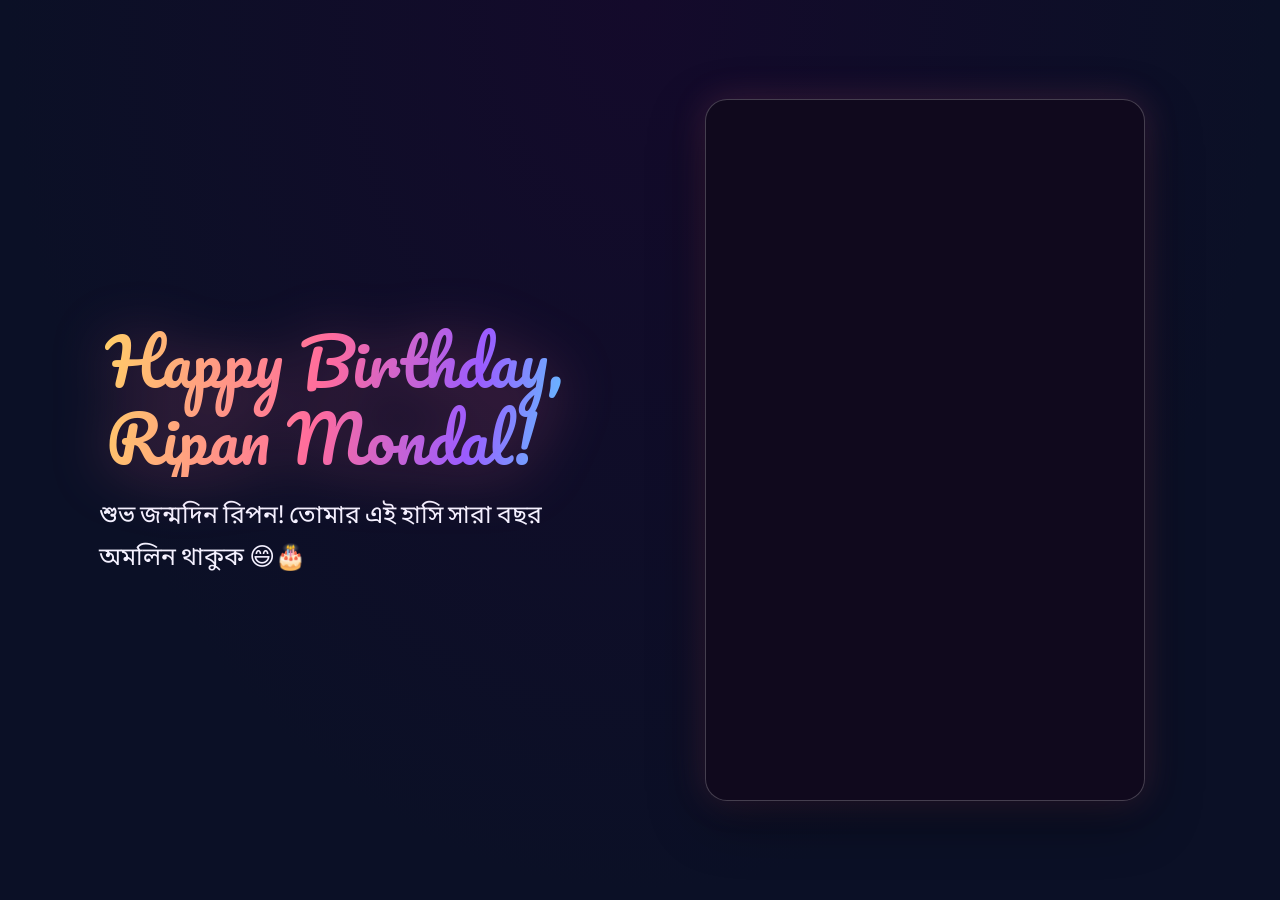
<file: index.html>
<!DOCTYPE html>
<html lang="en">
<head>
  <meta charset="UTF-8" />
  <meta name="viewport" content="width=device-width, initial-scale=1.0" />
  <title>🎉 Birthday Countdown</title>
  <meta name="description" content="Live birthday countdowns for our favourite people." />
  <meta property="og:title" content="🎉 Birthday Countdown" />
  <meta property="og:description" content="Live birthday countdowns for our favourite people." />
  <meta name="theme-color" content="#140a2b" />
  <link rel="icon" href="data:image/svg+xml,<svg xmlns='http://www.w3.org/2000/svg' viewBox='0 0 100 100'><text y='.9em' font-size='90'>🎂</text></svg>" />
  <link rel="preconnect" href="https://fonts.googleapis.com" />
  <link rel="preconnect" href="https://fonts.gstatic.com" crossorigin />
  <!-- Load the decorative fonts after first paint so a slow font request cannot block the page. -->
  <link href="https://fonts.googleapis.com/css2?family=Outfit:wght@300;400;500;600;700;800&family=Pacifico&family=Noto+Sans+Bengali:wght@400;600&display=swap" rel="stylesheet" media="print" onload="this.media='all'" />
  <noscript><link href="https://fonts.googleapis.com/css2?family=Outfit:wght@300;400;500;600;700;800&family=Pacifico&family=Noto+Sans+Bengali:wght@400;600&display=swap" rel="stylesheet" /></noscript>
  <link rel="stylesheet" href="assets/style.css" />
</head>
<body>
  <div class="bg">
    <div class="blob b1"></div>
    <div class="blob b2"></div>
    <div class="blob b3"></div>
    <div id="stars"></div>
    <div id="balloons"></div>
  </div>
  <canvas id="confetti"></canvas>

  <main>
    <header class="hero-head">
      <span class="badge">🎂 Birthday Calendar</span>
      <h1 id="title" title="Click me!">Happy Birthday</h1>
      <p id="subtitle" class="subtitle"></p>
    </header>

    <!-- Spotlight: today's birthday or the next one -->
    <section id="spotlight" class="spotlight glass" hidden></section>

    <section class="stats" id="stats"></section>

    <section class="toolbar">
      <div class="search">
        <svg viewBox="0 0 24 24" aria-hidden="true"><path d="M21 21l-4.3-4.3M10.5 18a7.5 7.5 0 1 1 0-15 7.5 7.5 0 0 1 0 15z" fill="none" stroke="currentColor" stroke-width="2" stroke-linecap="round"/></svg>
        <input id="search" type="search" placeholder="Search a name…" autocomplete="off" />
      </div>
      <div class="chips" id="filters">
        <button class="chip active" data-filter="all">All</button>
        <button class="chip" data-filter="month">This month</button>
        <button class="chip" data-filter="30">Next 30 days</button>
      </div>
    </section>

    <section id="grid" class="grid"></section>
    <p id="empty" class="empty" hidden>No birthdays match your search 🙈</p>
    <div id="loading" class="loading"><span></span><span></span><span></span></div>

    <footer>
      <p>Made with <span class="heart">❤</span> for friends &amp; family</p>
      <a class="admin-link" href="admin.html">🔐 Admin</a>
    </footer>
  </main>

  <!--
    Music is deliberately not downloaded while the page is loading. Browsers
    only permit playback after a gesture, so assets/app.js starts it on the
    first tap, click or key press and falls back if the URL fails.
  -->
  <audio id="lagu" src="assets/music/DEVIL.mp3" loop preload="none"></audio>

  <script src="assets/common.js"></script>
  <script src="assets/app.js"></script>
</body>
</html>
</file>
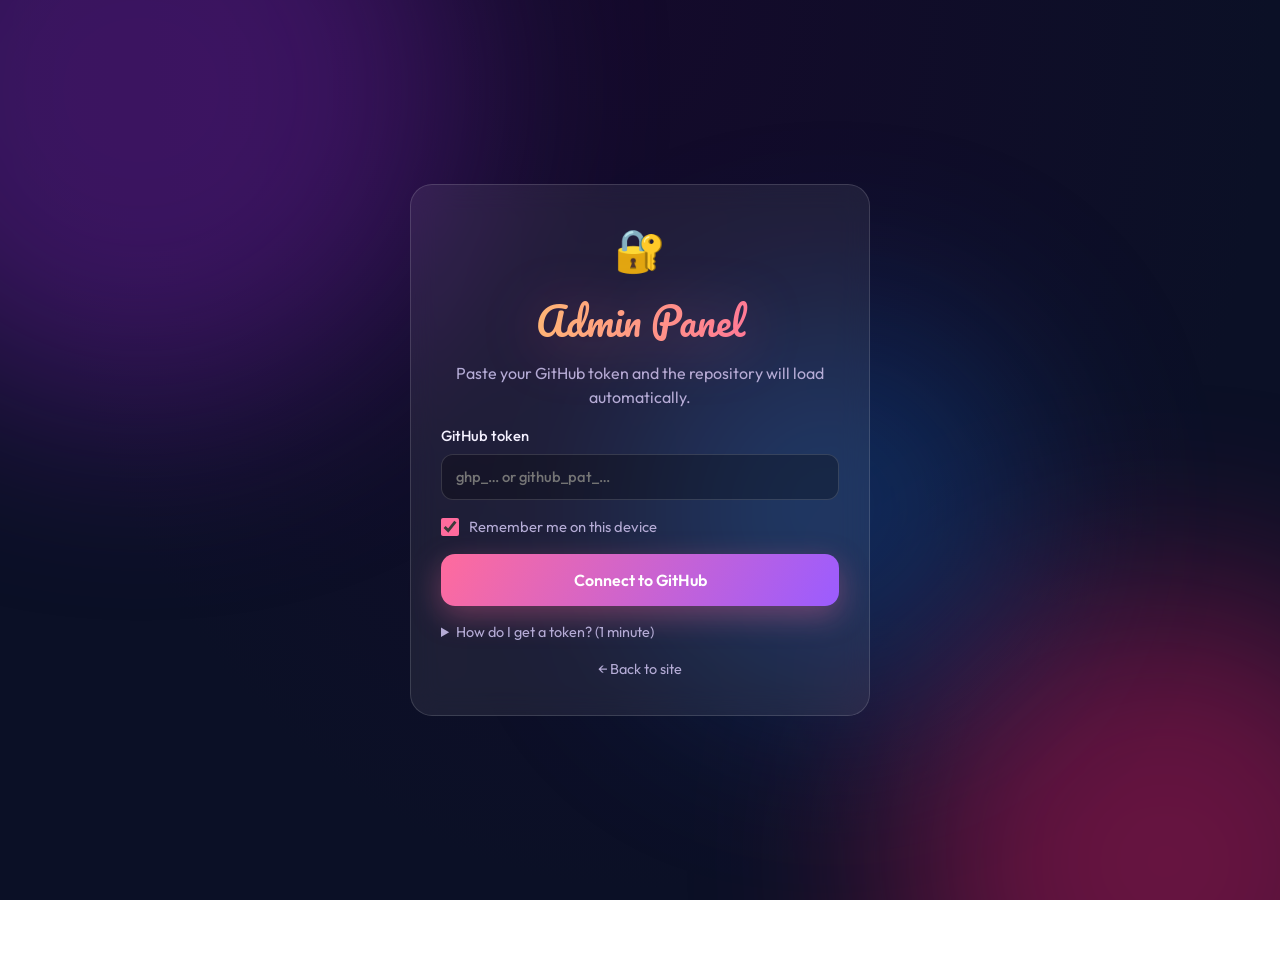
<file: admin.html>
<!DOCTYPE html>
<html lang="en">
<head>
  <meta charset="UTF-8" />
  <meta name="viewport" content="width=device-width, initial-scale=1.0" />
  <title>Admin · Birthday Countdown</title>
  <meta name="robots" content="noindex, nofollow" />
  <meta name="theme-color" content="#140a2b" />
  <link rel="icon" href="data:image/svg+xml,<svg xmlns='http://www.w3.org/2000/svg' viewBox='0 0 100 100'><text y='.9em' font-size='90'>🔐</text></svg>" />
  <link rel="preconnect" href="https://fonts.googleapis.com" />
  <link rel="preconnect" href="https://fonts.gstatic.com" crossorigin />
  <!-- Load the decorative fonts after first paint so a slow font request cannot block the panel. -->
  <link href="https://fonts.googleapis.com/css2?family=Outfit:wght@300;400;500;600;700;800&family=Pacifico&family=Noto+Sans+Bengali:wght@400;600&display=swap" rel="stylesheet" media="print" onload="this.media='all'" />
  <noscript><link href="https://fonts.googleapis.com/css2?family=Outfit:wght@300;400;500;600;700;800&family=Pacifico&family=Noto+Sans+Bengali:wght@400;600&display=swap" rel="stylesheet" /></noscript>
  <link rel="stylesheet" href="assets/style.css" />
  <link rel="stylesheet" href="assets/admin.css" />
</head>
<body>
  <div class="bg"><div class="blob b1"></div><div class="blob b2"></div><div class="blob b3"></div></div>

  <!-- ============ LOGIN ============ -->
  <section id="login" class="login-wrap">
    <form id="loginForm" class="login glass" autocomplete="off">
      <div class="lock">🔐</div>
      <h1 class="admin-title">Admin Panel</h1>
      <p class="muted center">Paste your GitHub token and the repository will load automatically.</p>

      <label>GitHub token
        <input id="token" type="password" required placeholder="ghp_… or github_pat_…" autocomplete="new-password" spellcheck="false" />
      </label>

      <label class="check"><input id="remember" type="checkbox" checked /> Remember me on this device</label>

      <button class="btn full" type="submit" id="loginBtn">Connect to GitHub</button>
      <p id="loginErr" class="err" hidden></p>

      <details class="help">
        <summary>How do I get a token? (1 minute)</summary>
        <ol>
          <li>Open <a href="https://github.com/settings/personal-access-tokens/new" target="_blank" rel="noopener">GitHub → Fine-grained tokens → Generate new token</a>.</li>
          <li>Name it e.g. <em>birthday-admin</em> and pick an expiration.</li>
          <li><b>Repository access</b> → <em>Only select repositories</em> → choose <b id="repoHint">this repo</b>.</li>
          <li><b>Permissions → Repository permissions → Contents</b> → <em>Read and write</em>.</li>
          <li>Click <b>Generate token</b>, copy it and paste it above.</li>
        </ol>
        <p class="muted small"><code>ghp_…</code> classic tokens also work when they have the <code>repo</code> scope. Your token is only stored in this browser and is only ever sent to <code>api.github.com</code>.</p>
      </details>
      <a class="back" href="./">← Back to site</a>
    </form>
  </section>

  <!-- ============ DASHBOARD ============ -->
  <section id="app" class="app" hidden>
    <header class="topbar glass">
      <div class="brand">
        <span class="logo">🎂</span>
        <div>
          <b>Birthday Admin</b>
          <a id="repoLink" class="muted small" target="_blank" rel="noopener"></a>
        </div>
      </div>
      <div class="top-actions">
        <span id="dirty" class="pill" hidden>● Unsaved changes</span>
        <button id="discardBtn" class="btn ghost sm" hidden>Discard</button>
        <button id="saveBtn" class="btn sm" disabled>☁️ Save to GitHub</button>
        <a class="btn ghost sm" href="./" target="_blank" rel="noopener">View site ↗</a>
        <button id="logoutBtn" class="btn ghost sm" title="Log out">⎋</button>
      </div>
    </header>

    <nav class="tabs">
      <button class="tab active" data-tab="people">👥 People <span id="countBadge" class="count-badge">0</span></button>
      <button class="tab" data-tab="settings">⚙️ Site settings</button>
      <button class="tab" data-tab="tools">📦 Import / Export</button>
    </nav>

    <!-- People -->
    <div class="panel" data-panel="people">
      <div class="toolbar">
        <div class="search">
          <svg viewBox="0 0 24 24" aria-hidden="true"><path d="M21 21l-4.3-4.3M10.5 18a7.5 7.5 0 1 1 0-15 7.5 7.5 0 0 1 0 15z" fill="none" stroke="currentColor" stroke-width="2" stroke-linecap="round"/></svg>
          <input id="q" type="search" placeholder="Search…" autocomplete="off" />
        </div>
        <select id="sort" class="select">
          <option value="next">Sort: Next birthday</option>
          <option value="name">Sort: Name A–Z</option>
          <option value="date">Sort: Calendar (Jan → Dec)</option>
        </select>
        <button id="addBtn" class="btn">＋ Add person</button>
      </div>
      <div id="list" class="list"></div>
      <p id="listEmpty" class="empty" hidden>No people yet. Click “Add person” to get started 🎈</p>
    </div>

    <!-- Settings -->
    <div class="panel glass pad" data-panel="settings" hidden>
      <form id="settingsForm" class="form">
        <label>Site title <input name="title" maxlength="60" placeholder="Happy Birthday" /></label>
        <label>Subtitle <input name="subtitle" maxlength="160" placeholder="A short line under the title" /></label>
        <label>Background music URL <span class="muted small">(optional — e.g. <code>music.mp3</code> uploaded to the repo)</span>
          <input name="music" placeholder="music.mp3 or https://…" />
        </label>
        <label>Timezone for Telegram reminders
          <input name="timezone" placeholder="Asia/Kolkata" />
        </label>
        <p class="muted small">Settings changes are staged like everything else — press <b>Save to GitHub</b> to publish.</p>
      </form>
    </div>

    <!-- Tools -->
    <div class="panel" data-panel="tools" hidden>
      <div class="tools">
        <div class="glass pad">
          <h3>📥 Bulk import</h3>
          <p class="muted small">Paste either JSON (<code>[{"name":"…","date":"YYYY-MM-DD"}]</code>) or the old text format:</p>
          <pre class="sample">Subir Gharami
27 10 2001
Priti Ghosh
15 12 2001</pre>
          <textarea id="importText" rows="8" placeholder="Paste here…"></textarea>
          <div class="btn-row">
            <button id="importMerge" class="btn sm">Add to list</button>
            <button id="importReplace" class="btn ghost sm">Replace whole list</button>
          </div>
        </div>
        <div class="glass pad">
          <h3>📤 Export / backup</h3>
          <p class="muted small">Download all data as a file. Every save is also a Git commit, so you can always restore an older version from the repo history.</p>
          <div class="btn-row">
            <button id="exportJson" class="btn sm">Download data.json</button>
            <button id="exportTxt" class="btn ghost sm">Download as text</button>
          </div>
          <a id="historyLink" class="muted small" target="_blank" rel="noopener">View change history on GitHub ↗</a>
        </div>
      </div>
    </div>
  </section>

  <!-- ============ MODALS ============ -->
  <dialog id="editDlg" class="dlg">
    <form id="editForm" method="dialog" class="form">
      <h3 id="editTitle">Add person</h3>
      <label>Name <input name="name" required maxlength="80" placeholder="Full name" /></label>
      <label>Date of birth <input name="date" type="date" required /></label>
      <label>Note / wish <span class="muted small">(optional, shown on the card)</span>
        <input name="note" maxlength="140" placeholder="e.g. Best friend since school 💛" />
      </label>
      <div class="btn-row end">
        <button type="button" class="btn ghost sm" data-close>Cancel</button>
        <button type="submit" class="btn sm" value="ok">Save</button>
      </div>
    </form>
  </dialog>

  <dialog id="confirmDlg" class="dlg">
    <form method="dialog" class="form">
      <h3 id="confirmTitle">Are you sure?</h3>
      <p id="confirmMsg" class="muted"></p>
      <div class="btn-row end">
        <button value="cancel" class="btn ghost sm">Cancel</button>
        <button value="ok" class="btn danger sm" id="confirmOk">Delete</button>
      </div>
    </form>
  </dialog>

  <div id="toasts" class="toasts"></div>

  <script src="assets/common.js"></script>
  <script src="assets/admin.js"></script>
</body>
</html>
</file>
<file: assets/style.css>
:root {
  --bg-1: #140a2b;
  --bg-2: #0b1026;
  --text: #f4f1ff;
  --muted: #b5acd6;
  --pink: #ff6b9d;
  --violet: #9b5cff;
  --gold: #ffd166;
  --cyan: #4de3ff;
  --glass: rgba(255, 255, 255, 0.07);
  --glass-2: rgba(255, 255, 255, 0.11);
  --border: rgba(255, 255, 255, 0.14);
  --radius: 22px;
}

* { margin: 0; padding: 0; box-sizing: border-box; }
html { scroll-behavior: smooth; }

body {
  /* "Outfit" has no Bengali glyphs, so wishes in Bengali fall through to the
     next family. Noto Sans Bengali ships with Android/Chrome OS and is
     web-loaded below for everything else. */
  font-family: "Outfit", "Noto Sans Bengali", "Hind Siliguri", system-ui, -apple-system, "Segoe UI", sans-serif;
  color: var(--text);
  background: radial-gradient(ellipse at top, var(--bg-1), var(--bg-2) 70%) fixed;
  min-height: 100vh;
  overflow-x: hidden;
  line-height: 1.5;
}

button { font: inherit; color: inherit; cursor: pointer; border: none; background: none; }

/* ---------- animated background ---------- */
.bg { position: fixed; inset: 0; z-index: -1; overflow: hidden; pointer-events: none; }
.blob { position: absolute; border-radius: 50%; filter: blur(100px); opacity: .5; animation: drift 22s ease-in-out infinite alternate; }
.b1 { width: 50vmax; height: 50vmax; background: #6a1b9a; top: -18vmax; left: -14vmax; }
.b2 { width: 42vmax; height: 42vmax; background: #c2185b; bottom: -18vmax; right: -12vmax; animation-delay: -8s; }
.b3 { width: 30vmax; height: 30vmax; background: #1565c0; top: 35%; left: 50%; animation-delay: -14s; opacity: .35; }
@keyframes drift { to { transform: translate(7vmax, -5vmax) scale(1.18); } }

.star { position: absolute; width: 2px; height: 2px; background: #fff; border-radius: 50%; animation: twinkle 3s ease-in-out infinite; }
@keyframes twinkle { 0%, 100% { opacity: .15; } 50% { opacity: 1; } }

.balloon {
  position: absolute; bottom: -140px; width: 46px; height: 58px;
  border-radius: 50% 50% 48% 48% / 55% 55% 45% 45%;
  opacity: .55; animation: rise linear infinite;
}
.balloon::before { /* shine */
  content: ""; position: absolute; top: 10px; left: 10px; width: 10px; height: 16px;
  border-radius: 50%; background: rgba(255,255,255,.45); transform: rotate(25deg);
}
.balloon::after { /* string */
  content: ""; position: absolute; top: 100%; left: 50%; width: 1px; height: 70px;
  background: rgba(255,255,255,.35);
}
@keyframes rise {
  0% { transform: translateY(0) translateX(0) rotate(-4deg); }
  50% { transform: translateY(-60vh) translateX(30px) rotate(4deg); }
  100% { transform: translateY(-125vh) translateX(-10px) rotate(-4deg); }
}

#confetti { position: fixed; inset: 0; pointer-events: none; z-index: 50; }

main { max-width: 1120px; margin: 0 auto; padding: 56px 20px 40px; }

.glass {
  background: var(--glass);
  border: 1px solid var(--border);
  border-radius: var(--radius);
  backdrop-filter: blur(14px);
  -webkit-backdrop-filter: blur(14px);
}

/* ---------- header ---------- */
.hero-head { text-align: center; margin-bottom: 36px; }
.badge {
  display: inline-block; padding: 7px 18px; border-radius: 999px; font-size: .82rem;
  letter-spacing: .12em; text-transform: uppercase; color: var(--muted);
  background: var(--glass); border: 1px solid var(--border); backdrop-filter: blur(8px);
}
h1 {
  font-family: "Pacifico", cursive; font-weight: 400;
  font-size: clamp(3rem, 11vw, 6.2rem); line-height: 1.25; margin-top: 18px; padding: 0 .1em;
  background: linear-gradient(100deg, var(--gold), var(--pink) 45%, var(--violet) 75%, var(--cyan));
  background-size: 200% auto;
  -webkit-background-clip: text; background-clip: text; -webkit-text-fill-color: transparent;
  animation: shimmer 6s linear infinite; cursor: pointer; user-select: none;
  filter: drop-shadow(0 6px 30px rgba(255, 107, 157, .35));
}
@keyframes shimmer { to { background-position: 200% center; } }
.subtitle { color: var(--muted); font-size: clamp(1rem, 2.6vw, 1.2rem); margin-top: 8px; }

/* ---------- spotlight ---------- */
.spotlight { padding: 34px 28px; text-align: center; position: relative; overflow: hidden; margin-bottom: 26px; }
.spotlight::before {
  content: ""; position: absolute; inset: -2px; border-radius: inherit; padding: 2px; pointer-events: none;
  background: linear-gradient(120deg, var(--pink), var(--violet), var(--cyan), var(--gold));
  -webkit-mask: linear-gradient(#000 0 0) content-box, linear-gradient(#000 0 0);
  -webkit-mask-composite: xor; mask-composite: exclude; opacity: .7;
}
.spot-label { font-size: .85rem; letter-spacing: .18em; text-transform: uppercase; color: var(--gold); }
.spot-name { font-size: clamp(1.8rem, 5.5vw, 2.8rem); font-weight: 800; margin: 6px 0 2px; }
.spot-meta { color: var(--muted); }
.spot-note { margin-top: 10px; font-style: italic; color: #e8ddff; }

.big-count { display: flex; justify-content: center; gap: clamp(8px, 2.4vw, 18px); margin-top: 22px; flex-wrap: wrap; }
.big-count .unit {
  min-width: clamp(68px, 17vw, 108px); padding: 14px 8px 10px; border-radius: 18px;
  background: rgba(0, 0, 0, .28); border: 1px solid var(--border);
}
.big-count .num {
  display: block; font-size: clamp(1.9rem, 6.5vw, 3.2rem); font-weight: 700; line-height: 1;
  font-variant-numeric: tabular-nums;
  background: linear-gradient(180deg, #fff, #d9ccff); -webkit-background-clip: text; background-clip: text; -webkit-text-fill-color: transparent;
}
.big-count .lbl { font-size: .72rem; letter-spacing: .16em; text-transform: uppercase; color: var(--muted); }

.spotlight.today { background: linear-gradient(135deg, rgba(255,107,157,.22), rgba(155,92,255,.22)); }
.today-cake { font-size: 4rem; display: inline-block; animation: bounce 1.4s ease-in-out infinite; }
@keyframes bounce { 50% { transform: translateY(-12px) rotate(-6deg); } }
.today-names { display: flex; flex-direction: column; gap: 4px; }
.birthday-video {
  display: block;
  width: min(100%, 440px);
  max-height: min(68vh, 720px);
  aspect-ratio: 9 / 16;
  object-fit: cover;
  margin: 22px auto 10px;
  border: 1px solid rgba(255,255,255,.22);
  border-radius: 22px;
  background: #10091d;
  box-shadow: 0 18px 55px rgba(0,0,0,.38), 0 0 34px rgba(255,107,157,.18);
}
.video-sound { margin: 4px 0 14px; }

/* On a birthday, turn the page into a quiet, focused wishes-and-video screen. */
body.birthday-mode { overflow: hidden; }
body.birthday-mode .bg,
body.birthday-mode #confetti { display: none; }
body.birthday-mode main {
  display: flex;
  align-items: center;
  justify-content: center;
  max-width: 1440px;
  min-height: 100vh;
  padding: clamp(18px, 4vh, 44px) clamp(14px, 4vw, 48px);
}
body.birthday-mode main > :not(#spotlight) { display: none !important; }
body.birthday-mode #spotlight {
  display: grid;
  grid-template-columns: minmax(0, 1fr) minmax(260px, 40vw);
  align-items: center;
  gap: clamp(28px, 6vw, 96px);
  width: 100%;
  min-height: 82vh;
  margin: 0;
  padding: clamp(18px, 4vw, 54px);
  overflow: visible;
  border: 0;
  background: transparent;
  backdrop-filter: none;
  -webkit-backdrop-filter: none;
}
body.birthday-mode #spotlight::before { display: none; }
.birthday-wishes { display: flex; flex-direction: column; gap: clamp(28px, 5vh, 52px); }
.birthday-person { text-align: left; }
.birthday-name {
  margin: 0 0 16px;
  font-family: "Pacifico", cursive;
  font-size: clamp(2rem, 5vw, 4.4rem);
  line-height: 1.2;
  background: linear-gradient(100deg, var(--gold), var(--pink) 45%, var(--violet) 75%, var(--cyan));
  -webkit-background-clip: text;
  background-clip: text;
  -webkit-text-fill-color: transparent;
}
.birthday-wish {
  color: #f4f1ff;
  font-size: clamp(1.1rem, 2vw, 1.55rem);
  line-height: 1.7;
  white-space: pre-wrap;
}
.birthday-video-only {
  width: min(100%, 440px);
  height: min(78vh, 780px);
  max-height: 78vh;
  margin: 0 auto;
  justify-self: center;
}
@media (max-width: 700px) {
  body.birthday-mode { overflow: auto; }
  body.birthday-mode main { min-height: 100svh; padding: 22px 16px; }
  body.birthday-mode #spotlight {
    grid-template-columns: minmax(0, 1fr);
    gap: 24px;
    min-height: auto;
    padding: 8px 0;
  }
  .birthday-wishes { text-align: center; gap: 22px; }
  .birthday-person { text-align: center; }
  .birthday-name { margin-bottom: 10px; }
  .birthday-video-only { width: auto; max-width: 90vw; height: 52svh; max-height: 680px; }
}
@media (max-width: 600px) {
  .birthday-video { width: min(100%, 360px); max-height: 58vh; border-radius: 16px; }
}

.btn {
  display: inline-flex; align-items: center; gap: 8px; margin-top: 20px; padding: 12px 24px;
  border-radius: 14px; font-weight: 600; text-decoration: none; color: #fff;
  background: linear-gradient(120deg, var(--pink), var(--violet));
  box-shadow: 0 10px 30px rgba(255, 107, 157, .35); transition: transform .2s, box-shadow .2s;
}
.btn:hover { transform: translateY(-3px); box-shadow: 0 14px 36px rgba(255, 107, 157, .5); }
.btn + .btn { margin-left: 8px; }
.btn.ghost { background: var(--glass-2); box-shadow: none; border: 1px solid var(--border); }

/* ---------- stats ---------- */
.stats { display: grid; grid-template-columns: repeat(3, 1fr); gap: 14px; margin-bottom: 26px; }
.stat { padding: 18px; text-align: center; }
.stat b { display: block; font-size: 1.9rem; font-weight: 700; }
.stat span { color: var(--muted); font-size: .88rem; }

/* ---------- toolbar ---------- */
.toolbar { display: flex; gap: 14px; align-items: center; justify-content: space-between; flex-wrap: wrap; margin-bottom: 20px; }
.search {
  flex: 1 1 260px; display: flex; align-items: center; gap: 10px; padding: 0 16px;
  background: var(--glass); border: 1px solid var(--border); border-radius: 14px; backdrop-filter: blur(10px);
}
.search svg { width: 18px; height: 18px; color: var(--muted); flex: none; }
.search input { flex: 1; background: none; border: none; outline: none; color: var(--text); font: inherit; padding: 13px 0; }
.search input::placeholder { color: var(--muted); }
.search:focus-within { border-color: rgba(255, 107, 157, .6); }
.chips { display: flex; gap: 8px; flex-wrap: wrap; }
.chip {
  padding: 10px 16px; border-radius: 999px; background: var(--glass); border: 1px solid var(--border);
  color: var(--muted); font-size: .92rem; transition: all .2s;
}
.chip:hover { color: var(--text); }
.chip.active { color: #fff; background: linear-gradient(120deg, var(--pink), var(--violet)); border-color: transparent; }

/* ---------- cards ---------- */
.grid { display: grid; grid-template-columns: repeat(auto-fill, minmax(300px, 1fr)); gap: 18px; }

.card {
  position: relative; padding: 22px; overflow: hidden;
  content-visibility: auto;
  contain-intrinsic-size: 270px;
  transition: transform .3s ease, border-color .3s ease, box-shadow .3s ease;
  animation: pop .55s cubic-bezier(.2, .9, .3, 1.2) both;
}
.card:hover { transform: translateY(-6px); border-color: rgba(255, 107, 157, .5); box-shadow: 0 18px 40px rgba(0, 0, 0, .35); }
@keyframes pop { from { opacity: 0; transform: translateY(26px) scale(.96); } }

.card-top { display: flex; align-items: center; gap: 14px; }
.avatar {
  flex: none; width: 54px; height: 54px; border-radius: 16px; display: grid; place-items: center;
  font-weight: 700; font-size: 1.15rem; color: #fff; text-shadow: 0 1px 4px rgba(0,0,0,.25);
  box-shadow: 0 8px 20px rgba(0, 0, 0, .3);
}
.who { min-width: 0; }
.who h2 { font-size: 1.12rem; font-weight: 600; white-space: nowrap; overflow: hidden; text-overflow: ellipsis; }
.who p { color: var(--muted); font-size: .9rem; }

.tag {
  position: absolute; top: 16px; right: 16px; font-size: .72rem; font-weight: 600; letter-spacing: .04em;
  padding: 4px 10px; border-radius: 999px; background: var(--glass-2); border: 1px solid var(--border);
}
.tag.today { background: linear-gradient(120deg, var(--gold), var(--pink)); color: #2a0d1d; border: none; }
.tag.soon { color: var(--gold); border-color: rgba(255, 209, 102, .4); }

.count { display: grid; grid-template-columns: repeat(4, 1fr); gap: 8px; margin-top: 18px; }
.count div { text-align: center; padding: 9px 0 7px; border-radius: 12px; background: rgba(0, 0, 0, .25); }
.count b { display: block; font-size: 1.35rem; font-weight: 700; font-variant-numeric: tabular-nums; line-height: 1.1; }
.count span { font-size: .66rem; letter-spacing: .12em; text-transform: uppercase; color: var(--muted); }

.progress { margin-top: 16px; height: 6px; border-radius: 99px; background: rgba(255, 255, 255, .08); overflow: hidden; }
.progress i { display: block; height: 100%; border-radius: inherit; background: linear-gradient(90deg, var(--cyan), var(--violet), var(--pink)); transition: width 1s linear; }
.note { margin-top: 12px; font-size: .9rem; color: #e2d8ff; font-style: italic; }

.card.is-today { border-color: rgba(255, 209, 102, .6); background: linear-gradient(135deg, rgba(255,209,102,.14), rgba(255,107,157,.14)); }
.card.is-today .celebrate { margin-top: 16px; text-align: center; font-size: 1.25rem; font-weight: 700; padding: 14px; border-radius: 14px; background: rgba(0,0,0,.25); }

.empty { text-align: center; color: var(--muted); padding: 40px 0; }

.loading { display: flex; justify-content: center; gap: 8px; padding: 40px 0; }
.loading span { width: 12px; height: 12px; border-radius: 50%; background: var(--pink); animation: dot 1s ease-in-out infinite; }
.loading span:nth-child(2) { animation-delay: .15s; background: var(--violet); }
.loading span:nth-child(3) { animation-delay: .3s; background: var(--cyan); }
@keyframes dot { 50% { transform: translateY(-12px); opacity: .5; } }

footer { text-align: center; color: var(--muted); margin-top: 60px; font-size: .9rem; display: grid; gap: 8px; }
.heart { color: var(--pink); display: inline-block; animation: beat 1.2s infinite; }
@keyframes beat { 30% { transform: scale(1.3); } }
.admin-link { color: var(--muted); text-decoration: none; font-size: .82rem; opacity: .6; }
.admin-link:hover { opacity: 1; color: var(--text); }

@keyframes spin { to { transform: rotate(360deg); } } /* used by the admin panel's .spinner */

@media (max-width: 600px) {
  main { padding-top: 36px; }
  .stats { gap: 8px; }
  .stat { padding: 14px 6px; }
  .stat b { font-size: 1.5rem; }
  .grid { grid-template-columns: 1fr; }
  .btn + .btn { margin-left: 0; }
}

/* Mobile devices get the lighter version of the glass effect. Blur filters on
   many cards are attractive, but they are expensive on phone GPUs. */
@media (max-width: 800px), (pointer: coarse) {
  .blob { animation: none; filter: blur(70px); }
  .glass, .search, .badge { backdrop-filter: none; -webkit-backdrop-filter: none; }
  .card:hover { transform: none; box-shadow: none; }
}

@media (prefers-reduced-motion: reduce) {
  *, *::before, *::after { animation: none !important; transition: none !important; }
  .glass, .search, .badge { backdrop-filter: none; -webkit-backdrop-filter: none; }
}
</file>
<file: assets/admin.css>
/* Admin panel — builds on style.css */
body { padding-bottom: 60px; }
.muted { color: var(--muted); }
.small { font-size: .84rem; }
.center { text-align: center; }
code { background: rgba(0,0,0,.35); padding: 1px 6px; border-radius: 6px; color: var(--cyan); font-size: .88em; }

input, select, textarea {
  width: 100%; font: inherit; color: var(--text); background: rgba(0,0,0,.28);
  border: 1px solid var(--border); border-radius: 12px; padding: 11px 14px; outline: none;
  transition: border-color .2s, box-shadow .2s;
}
input:focus, select:focus, textarea:focus { border-color: rgba(255,107,157,.7); box-shadow: 0 0 0 3px rgba(255,107,157,.18); }
input[type="date"] { color-scheme: dark; }
textarea { resize: vertical; font-family: ui-monospace, Menlo, Consolas, monospace; font-size: .9rem; }
select option { background: #1d1238; }
label { display: grid; gap: 6px; font-size: .92rem; font-weight: 500; }

.btn { margin-top: 0; border: none; cursor: pointer; justify-content: center; }
.btn.sm { padding: 9px 16px; font-size: .9rem; border-radius: 12px; }
.btn.full { width: 100%; padding: 14px; }
.btn.danger { background: linear-gradient(120deg, #ff5e62, #d7263d); box-shadow: 0 8px 24px rgba(215,38,61,.35); }
.btn:disabled { opacity: .45; cursor: not-allowed; transform: none; box-shadow: none; }
.btn + .btn { margin-left: 0; }
.btn-row { display: flex; gap: 10px; flex-wrap: wrap; margin-top: 14px; }
.btn-row.end { justify-content: flex-end; }

/* ---------- login ---------- */
.login-wrap { min-height: 100vh; display: grid; place-items: center; padding: 30px 16px; }
.login { width: min(460px, 100%); padding: 34px 30px; display: grid; gap: 16px; }
.lock { font-size: 2.6rem; text-align: center; }
.admin-title {
  font-size: 2.4rem; margin: 0; text-align: center; cursor: default;
}
.check { display: flex; align-items: center; gap: 10px; font-weight: 400; color: var(--muted); }
.check input { width: 18px; height: 18px; accent-color: var(--pink); }
details summary { cursor: pointer; color: var(--muted); font-size: .9rem; }
details summary:hover { color: var(--text); }
.help ol { margin: 12px 0 8px 20px; display: grid; gap: 6px; font-size: .9rem; color: #ddd4f5; }
.help a, .back, #repoLink, #historyLink { color: var(--cyan); text-decoration: none; }
.help a:hover, #repoLink:hover, #historyLink:hover { text-decoration: underline; }
.back { text-align: center; font-size: .9rem; color: var(--muted); }
.err { color: #ff8a8a; font-size: .9rem; text-align: center; line-height: 1.6; margin: 0; }
.err b { color: #ffb3b3; }

/* ---------- app ---------- */
.app { max-width: 1040px; margin: 0 auto; padding: 20px 16px; }
.topbar {
  position: sticky; top: 12px; z-index: 20; display: flex; align-items: center; justify-content: space-between;
  gap: 12px; flex-wrap: wrap; padding: 12px 16px; border-radius: 18px;
}
.brand { display: flex; align-items: center; gap: 12px; }
.brand .logo { font-size: 1.8rem; }
.brand b { display: block; }
.top-actions { display: flex; align-items: center; gap: 8px; flex-wrap: wrap; }
.pill { font-size: .8rem; color: var(--gold); padding: 6px 12px; border-radius: 999px; border: 1px solid rgba(255,209,102,.4); background: rgba(255,209,102,.08); animation: pulse 2s infinite; }
@keyframes pulse { 50% { opacity: .6; } }

.tabs { display: flex; gap: 8px; margin: 22px 0 18px; flex-wrap: wrap; }
.tab { padding: 10px 18px; border-radius: 12px; color: var(--muted); background: var(--glass); border: 1px solid var(--border); }
.tab.active { color: #fff; background: linear-gradient(120deg, rgba(255,107,157,.35), rgba(155,92,255,.35)); border-color: rgba(255,107,157,.5); }
.count-badge { font-size: .75rem; background: rgba(255,255,255,.15); padding: 1px 8px; border-radius: 99px; margin-left: 4px; }

.pad { padding: 24px; }
.select { width: auto; flex: 0 0 auto; }
.toolbar .btn { flex: 0 0 auto; }

.list { display: grid; gap: 10px; }
.row {
  display: grid; grid-template-columns: auto 1fr auto auto; align-items: center; gap: 14px;
  padding: 12px 14px; border-radius: 16px; background: var(--glass); border: 1px solid var(--border);
  transition: border-color .2s, transform .2s;
}
.row:hover { border-color: rgba(255,107,157,.45); }
.row .avatar { width: 46px; height: 46px; border-radius: 14px; font-size: 1rem; }
.row .who h2 { font-size: 1.02rem; }
.row .who p { font-size: .85rem; }
.row .when { font-size: .85rem; color: var(--muted); text-align: right; white-space: nowrap; }
.row .when b { color: var(--text); }
.row.is-today { border-color: rgba(255,209,102,.6); }
.row.new { animation: flash 1.2s ease; }
@keyframes flash { 0% { background: rgba(67,233,123,.25); } }
.actions { display: flex; gap: 6px; }
.icon-btn {
  width: 38px; height: 38px; border-radius: 11px; display: grid; place-items: center; font-size: 1rem;
  background: rgba(255,255,255,.06); border: 1px solid var(--border); transition: background .2s, transform .15s;
}
.icon-btn:hover { background: rgba(255,255,255,.14); transform: translateY(-1px); }
.icon-btn.del:hover { background: rgba(255,94,98,.25); border-color: rgba(255,94,98,.5); }

.form { display: grid; gap: 16px; }
.tools { display: grid; grid-template-columns: repeat(auto-fit, minmax(300px, 1fr)); gap: 16px; }
.tools h3 { margin-bottom: 6px; }
.tools textarea { margin-top: 10px; }
.sample { margin: 10px 0 0; padding: 10px 14px; border-radius: 10px; background: rgba(0,0,0,.3); font-size: .82rem; color: #cfc4ee; }
#historyLink { display: inline-block; margin-top: 16px; }

/* ---------- dialogs ---------- */
.dlg {
  margin: auto; width: min(440px, calc(100% - 32px)); padding: 26px; border-radius: 22px; color: var(--text);
  background: linear-gradient(160deg, #24154a, #170e32); border: 1px solid var(--border);
  box-shadow: 0 30px 80px rgba(0,0,0,.6);
}
.dlg::backdrop { background: rgba(5, 3, 15, .65); backdrop-filter: blur(4px); }
.dlg[open] { animation: dlgIn .25s cubic-bezier(.2,.9,.3,1.2); }
@keyframes dlgIn { from { opacity: 0; transform: translateY(16px) scale(.97); } }
.dlg h3 { font-size: 1.3rem; }

/* ---------- toasts ---------- */
.toasts { position: fixed; left: 50%; bottom: 24px; transform: translateX(-50%); display: grid; gap: 10px; z-index: 100; width: min(420px, calc(100% - 32px)); }
.toast {
  padding: 12px 16px; border-radius: 14px; background: #2a1a55; border: 1px solid var(--border);
  box-shadow: 0 14px 40px rgba(0,0,0,.45); animation: toastIn .3s ease; font-size: .93rem;
}
.toast.ok { border-color: rgba(67,233,123,.5); }
.toast.bad { border-color: rgba(255,94,98,.6); }
.toast a { color: var(--cyan); }
@keyframes toastIn { from { opacity: 0; transform: translateY(12px); } }

.spinner { width: 16px; height: 16px; border-radius: 50%; border: 2px solid rgba(255,255,255,.35); border-top-color: #fff; animation: spin .7s linear infinite; display: inline-block; }

@media (max-width: 640px) {
  .row { grid-template-columns: auto 1fr auto; }
  .row .when { grid-column: 2; grid-row: 2; text-align: left; margin-top: -8px; }
  .row .actions { grid-column: 3; grid-row: 1 / span 2; flex-direction: column; }
  .select { flex: 1 1 100%; width: 100%; }
  .toolbar .btn { flex: 1 1 100%; }
  .topbar { position: static; }
}
</file>
